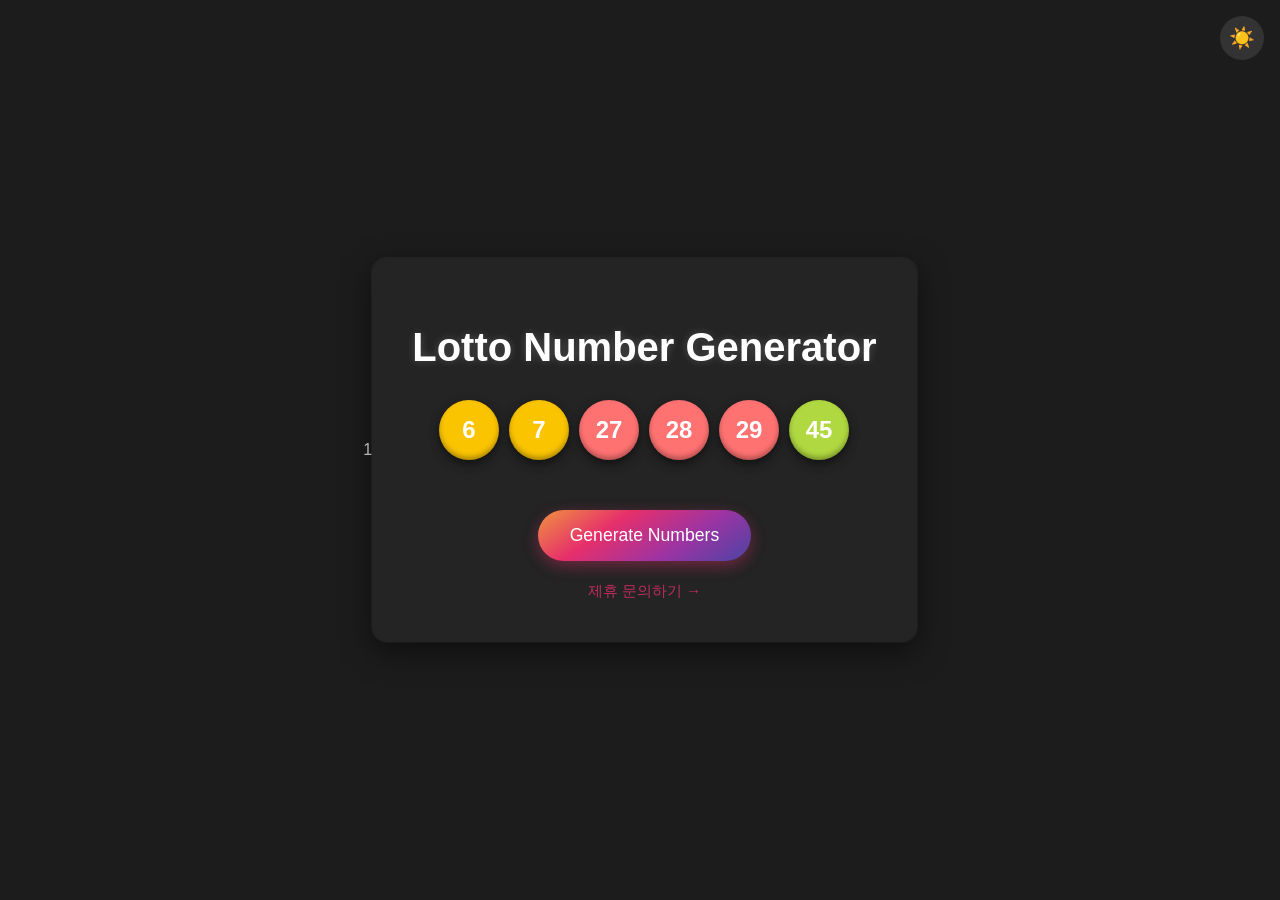
<file: index.html>
<!DOCTYPE html>
<html lang="en" data-theme="dark">
<head>1
    <meta charset="UTF-8">
    <meta name="viewport" content="width=device-width, initial-scale=1.0">
    <title>Lotto Number Generator</title>
    <link rel="stylesheet" href="style.css">
</head>
<body>
    <button id="theme-toggle" aria-label="Toggle theme">☀️</button>
    <div class="container">
        <h1>Lotto Number Generator</h1>
        <lotto-display></lotto-display>
        <button id="generator-btn">Generate Numbers</button>
        <br>
        <a href="contact.html" class="contact-link">제휴 문의하기 →</a>
    </div>
    <script src="main.js"></script>
</body>
</html>
</file>
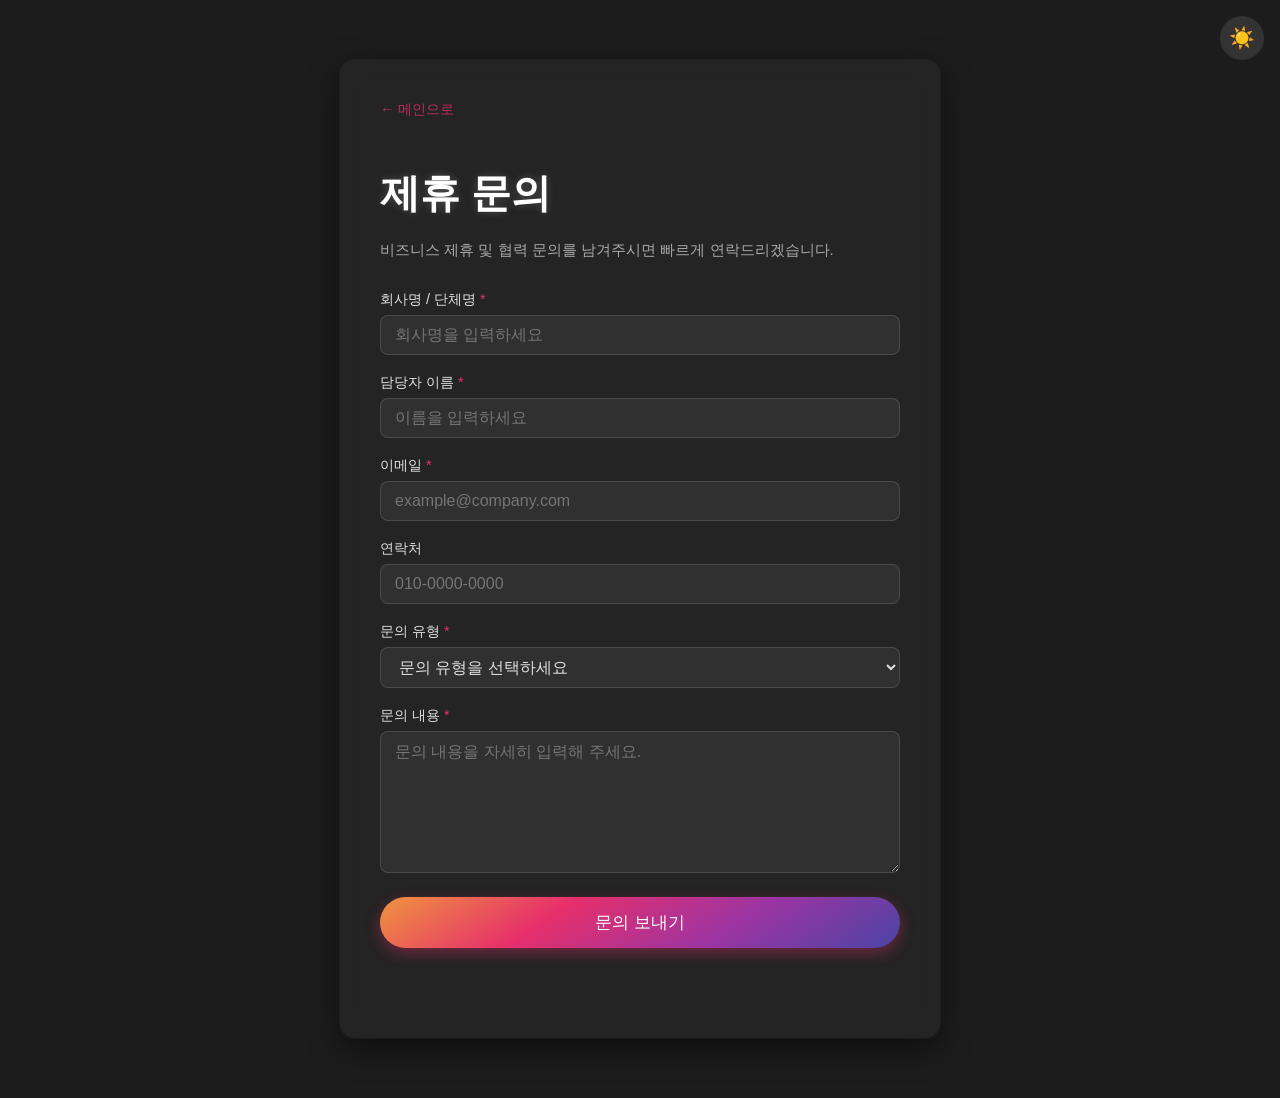
<file: contact.html>
<!DOCTYPE html>
<html lang="ko" data-theme="dark">
<head>
    <meta charset="UTF-8">
    <meta name="viewport" content="width=device-width, initial-scale=1.0">
    <title>제휴 문의 | Hubconexus</title>
    <link rel="stylesheet" href="style.css">
</head>
<body>
    <button id="theme-toggle" aria-label="Toggle theme">☀️</button>

    <div class="container form-container">
        <a href="index.html" class="back-link">← 메인으로</a>
        <h1>제휴 문의</h1>
        <p class="form-desc">비즈니스 제휴 및 협력 문의를 남겨주시면 빠르게 연락드리겠습니다.</p>

        <form id="contact-form" action="https://formspree.io/f/xqegdbkb" method="POST">
            <div class="form-group">
                <label for="company">회사명 / 단체명 <span class="required">*</span></label>
                <input type="text" id="company" name="company" placeholder="회사명을 입력하세요" required>
            </div>

            <div class="form-group">
                <label for="name">담당자 이름 <span class="required">*</span></label>
                <input type="text" id="name" name="name" placeholder="이름을 입력하세요" required>
            </div>

            <div class="form-group">
                <label for="email">이메일 <span class="required">*</span></label>
                <input type="email" id="email" name="email" placeholder="example@company.com" required>
            </div>

            <div class="form-group">
                <label for="phone">연락처</label>
                <input type="tel" id="phone" name="phone" placeholder="010-0000-0000">
            </div>

            <div class="form-group">
                <label for="type">문의 유형 <span class="required">*</span></label>
                <select id="type" name="type" required>
                    <option value="" disabled selected>문의 유형을 선택하세요</option>
                    <option value="비즈니스 제휴">비즈니스 제휴</option>
                    <option value="마케팅 협력">마케팅 협력</option>
                    <option value="투자 문의">투자 문의</option>
                    <option value="기타">기타</option>
                </select>
            </div>

            <div class="form-group">
                <label for="message">문의 내용 <span class="required">*</span></label>
                <textarea id="message" name="message" rows="5" placeholder="문의 내용을 자세히 입력해 주세요." required></textarea>
            </div>

            <button type="submit" class="submit-btn">문의 보내기</button>
            <p id="form-status" class="form-status"></p>
        </form>
    </div>

    <script src="main.js"></script>
    <script>
        const form = document.getElementById('contact-form');
        const status = document.getElementById('form-status');

        form.addEventListener('submit', async (e) => {
            e.preventDefault();
            const btn = form.querySelector('.submit-btn');
            btn.disabled = true;
            btn.textContent = '전송 중...';
            status.textContent = '';
            status.className = 'form-status';

            try {
                const res = await fetch(form.action, {
                    method: 'POST',
                    body: new FormData(form),
                    headers: { 'Accept': 'application/json' }
                });
                if (res.ok) {
                    status.textContent = '✅ 문의가 성공적으로 접수되었습니다. 감사합니다!';
                    status.className = 'form-status success';
                    form.reset();
                } else {
                    throw new Error();
                }
            } catch {
                status.textContent = '❌ 전송에 실패했습니다. 잠시 후 다시 시도해 주세요.';
                status.className = 'form-status error';
            } finally {
                btn.disabled = false;
                btn.textContent = '문의 보내기';
            }
        });
    </script>
</body>
</html>
</file>
<file: style.css>
/* ── CSS Variables ── */
:root {
    --bg-color: #1a1a1a;
    --bg-image: url("data:image/svg+xml,%3Csvg xmlns='http://www.w3.org/2000/svg' width='100' height='100' viewBox='0 0 100 100'%3E%3Cg fill='%232d2d2d' fill-opacity='0.1'%3E%3Crect x='0' y='0' width='100' height='100'/%3E%3C/g%3E%3C/svg%3E");
    --text-color: #e0e0e0;
    --container-bg: rgba(44, 44, 44, 0.5);
    --container-shadow: 0 10px 30px rgba(0,0,0,0.5), 0 0 0 1px rgba(255,255,255,0.05);
    --h1-color: #ffffff;
    --h1-shadow: 0 0 10px rgba(255,255,255,0.2);
    --toggle-bg: rgba(255,255,255,0.1);
    --toggle-hover-bg: rgba(255,255,255,0.2);
}

[data-theme="light"] {
    --bg-color: #f0f2f5;
    --bg-image: url("data:image/svg+xml,%3Csvg xmlns='http://www.w3.org/2000/svg' width='100' height='100' viewBox='0 0 100 100'%3E%3Cg fill='%23cccccc' fill-opacity='0.2'%3E%3Crect x='0' y='0' width='100' height='100'/%3E%3C/g%3E%3C/svg%3E");
    --text-color: #222222;
    --container-bg: rgba(255, 255, 255, 0.75);
    --container-shadow: 0 10px 30px rgba(0,0,0,0.15), 0 0 0 1px rgba(0,0,0,0.06);
    --h1-color: #111111;
    --h1-shadow: 0 0 10px rgba(0,0,0,0.08);
    --toggle-bg: rgba(0,0,0,0.08);
    --toggle-hover-bg: rgba(0,0,0,0.15);
}

body {
    background-color: var(--bg-color);
    background-image: var(--bg-image);
    color: var(--text-color);
    font-family: 'Segoe UI', Roboto, Oxygen, Ubuntu, Cantarell, 'Open Sans', 'Helvetica Neue', sans-serif;
    display: flex;
    justify-content: center;
    align-items: center;
    min-height: 100vh;
    margin: 0;
    transition: background-color 0.3s ease, color 0.3s ease;
}

/* ── Theme toggle button ── */
#theme-toggle {
    position: fixed;
    top: 16px;
    right: 16px;
    background: var(--toggle-bg);
    border: none;
    border-radius: 50%;
    width: 44px;
    height: 44px;
    font-size: 1.3rem;
    cursor: pointer;
    display: flex;
    align-items: center;
    justify-content: center;
    transition: background 0.3s ease, transform 0.2s ease;
    z-index: 100;
}

#theme-toggle:hover {
    background: var(--toggle-hover-bg);
    transform: scale(1.1);
}

.container {
    text-align: center;
    background: var(--container-bg);
    padding: 40px;
    border-radius: 15px;
    box-shadow: var(--container-shadow);
    backdrop-filter: blur(10px);
    transition: background 0.3s ease, box-shadow 0.3s ease;
}

h1 {
    font-size: 2.5rem;
    color: var(--h1-color);
    text-shadow: var(--h1-shadow);
    transition: color 0.3s ease;
}

#generator-btn {
    background: linear-gradient(145deg, #f0943f, #e62f6b, #9c34a3, #4b44a4);
    color: white;
    padding: 15px 32px;
    text-align: center;
    text-decoration: none;
    display: inline-block;
    font-size: 1.1rem;
    margin: 20px 0 0 0;
    cursor: pointer;
    border-radius: 50px;
    border: none;
    transition: all 0.3s ease;
    box-shadow: 0 5px 15px rgba(230, 47, 107, 0.4);
}

#generator-btn:hover {
    transform: translateY(-3px);
    box-shadow: 0 8px 25px rgba(230, 47, 107, 0.6);
}

/* ── Contact link on main page ── */
.contact-link {
    display: inline-block;
    margin-top: 20px;
    color: #e62f6b;
    text-decoration: none;
    font-size: 0.95rem;
    opacity: 0.8;
    transition: opacity 0.2s ease;
}
.contact-link:hover { opacity: 1; }

/* ── Contact form page ── */
.form-container {
    text-align: left;
    max-width: 520px;
    width: 100%;
    margin: 60px auto;
}

.back-link {
    display: inline-block;
    margin-bottom: 20px;
    color: #e62f6b;
    text-decoration: none;
    font-size: 0.9rem;
    opacity: 0.8;
    transition: opacity 0.2s ease;
}
.back-link:hover { opacity: 1; }

.form-desc {
    color: var(--text-color);
    opacity: 0.7;
    margin: -10px 0 28px;
    font-size: 0.95rem;
    line-height: 1.6;
}

.form-group {
    display: flex;
    flex-direction: column;
    margin-bottom: 18px;
}

.form-group label {
    font-size: 0.9rem;
    margin-bottom: 6px;
    color: var(--text-color);
    font-weight: 500;
}

.required { color: #e62f6b; }

.form-group input,
.form-group select,
.form-group textarea {
    background: rgba(255,255,255,0.06);
    border: 1px solid rgba(255,255,255,0.12);
    border-radius: 8px;
    color: var(--text-color);
    font-size: 1rem;
    padding: 10px 14px;
    font-family: inherit;
    transition: border-color 0.2s ease, background 0.2s ease;
    outline: none;
}

[data-theme="light"] .form-group input,
[data-theme="light"] .form-group select,
[data-theme="light"] .form-group textarea {
    background: rgba(0,0,0,0.04);
    border-color: rgba(0,0,0,0.15);
}

.form-group input:focus,
.form-group select:focus,
.form-group textarea:focus {
    border-color: #e62f6b;
    background: rgba(230, 47, 107, 0.06);
}

.form-group select option { background: #1a1a1a; color: #e0e0e0; }
[data-theme="light"] .form-group select option { background: #fff; color: #222; }

.form-group textarea { resize: vertical; min-height: 120px; }

.submit-btn {
    width: 100%;
    background: linear-gradient(145deg, #f0943f, #e62f6b, #9c34a3, #4b44a4);
    color: white;
    padding: 14px;
    font-size: 1.05rem;
    border: none;
    border-radius: 50px;
    cursor: pointer;
    margin-top: 6px;
    transition: all 0.3s ease;
    box-shadow: 0 5px 15px rgba(230, 47, 107, 0.4);
}
.submit-btn:hover:not(:disabled) {
    transform: translateY(-2px);
    box-shadow: 0 8px 25px rgba(230, 47, 107, 0.6);
}
.submit-btn:disabled { opacity: 0.6; cursor: not-allowed; }

.form-status {
    margin-top: 14px;
    font-size: 0.95rem;
    text-align: center;
    min-height: 1.4em;
}
.form-status.success { color: #4caf50; }
.form-status.error   { color: #e62f6b; }
</file>
